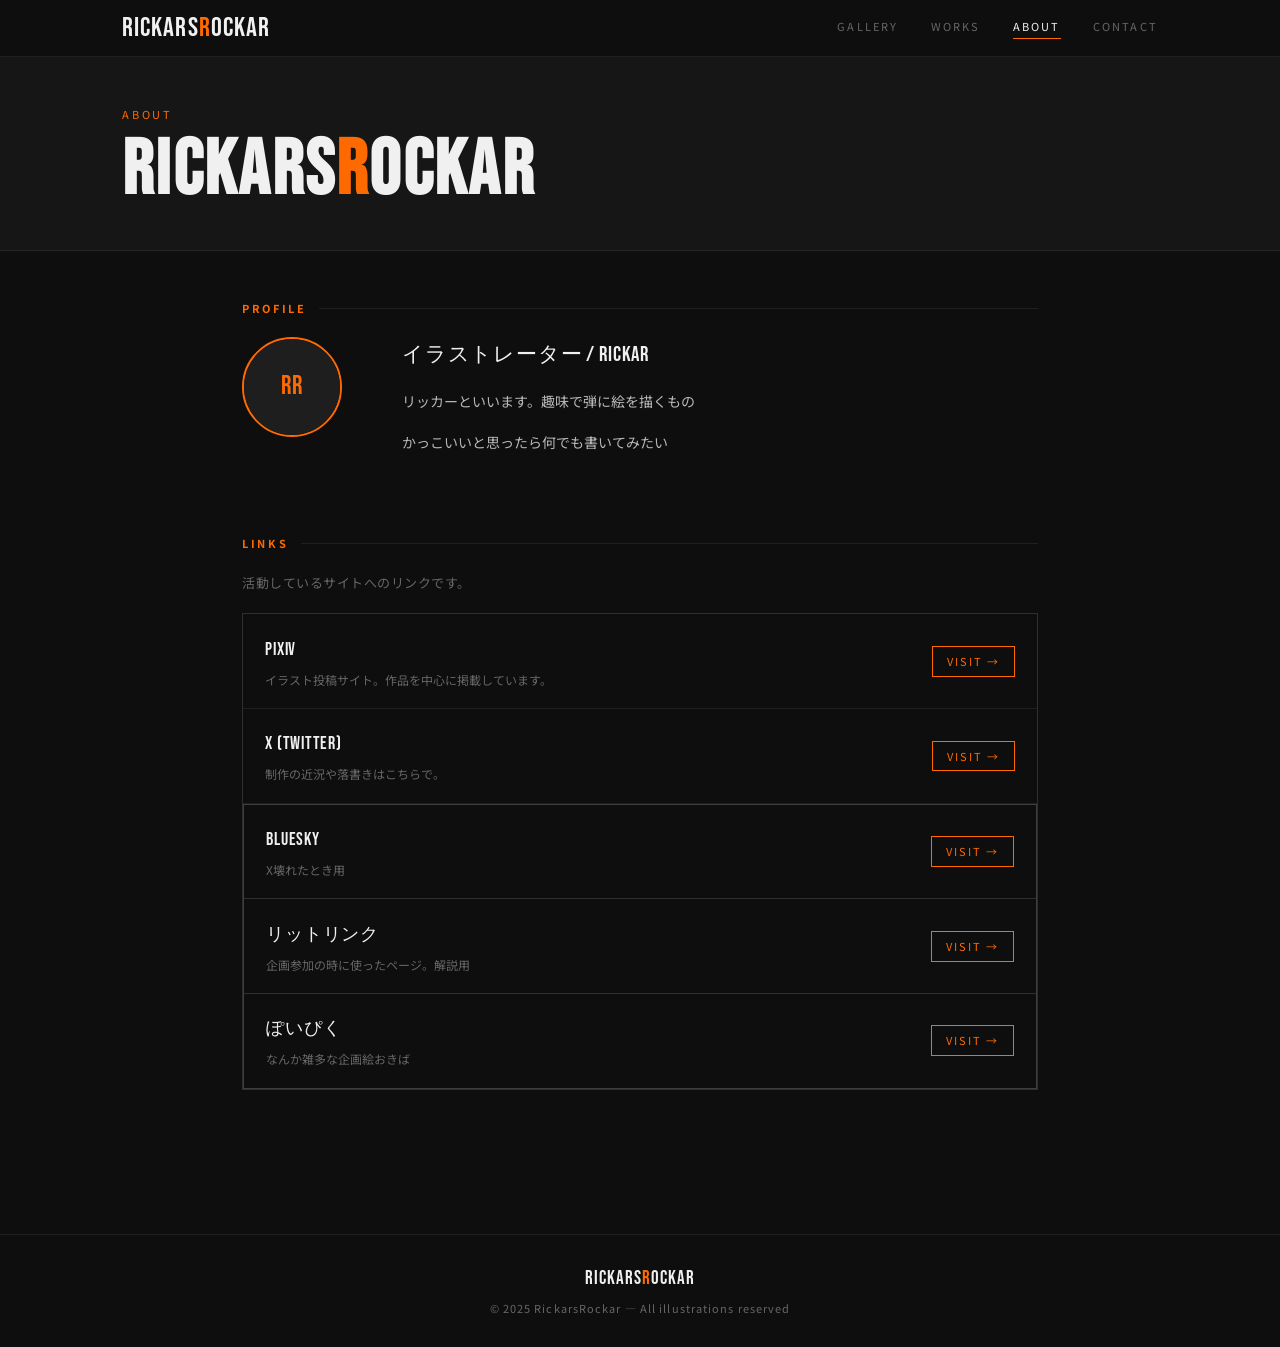
<file: about.html>
<!DOCTYPE html>
<html lang="ja">
<head>
  <meta charset="UTF-8">
  <meta name="viewport" content="width=device-width, initial-scale=1.0">
  <title>About — RickarsRockar</title>
  <meta name="description" content="RickarsRockar について">
  <link rel="stylesheet" href="css/style.css">
  <link rel="stylesheet" href="css/pages.css">
</head>
<body>

  <header>
    <div class="header-inner">
      <a href="index.html" class="logo">RICKARS<span class="ac">R</span>OCKAR</a>
      <nav>
        <a href="index.html">Gallery</a>
        <a href="works.html">Works</a>
        <a href="about.html" class="active">About</a>
        <a href="contact.html">Contact</a>
      </nav>
    </div>
  </header>

  <main class="page-main">

    <!-- ページヘッダー -->
    <div class="page-header">
      <div class="page-header-inner">
        <span class="page-eyebrow">About</span>
        <h1 class="page-title">RICKARS<span class="ac">R</span>OCKAR</h1>
      </div>
    </div>

    <div class="page-wrap">

      <!-- 自己紹介 -->
      <section class="page-section">
        <h2 class="sec-label">Profile</h2>
        <div class="about-profile">
          <div class="about-avatar">
            <!-- プロフィール画像があれば: -->
            <!-- <img src="images/profile.jpg" alt="RickarsRockar"> -->
            <div class="avatar-placeholder">RR</div>
          </div>
          <div class="about-bio">
            <!-- ★ 自己紹介文をここに書いてください ★ -->
            <p class="about-lead">イラストレーター / Rickar</p>
            <div class="about-text">
              <p>リッカーといいます。趣味で弾に絵を描くもの</p>
              <p>かっこいいと思ったら何でも書いてみたい</p>
            </div>
          </div>
        </div>
      </section>

      <!-- リンク集 -->
      <section class="page-section">
        <h2 class="sec-label">Links</h2>
        <p class="links-note">活動しているサイトへのリンクです。</p>

        <!-- =====================================================
             ★ リンクを追加するには、下の <div class="link-item"> を
               コピーして貼り付け、内容を書き換えてください。
               行を追加するごとにリストが伸びます。
             ===================================================== -->
        <div class="links-list">

          <div class="link-item">
            <div class="link-info">
              <span class="link-name">Pixiv</span>
              <span class="link-desc">イラスト投稿サイト。作品を中心に掲載しています。</span>
            </div>
            <a href="https://www.pixiv.net/users/427076" target="_blank" rel="noopener" class="link-btn">
              Visit →
            </a>
          </div>

          <div class="link-item">
            <div class="link-info">
              <span class="link-name">X (Twitter)</span>
              <span class="link-desc">制作の近況や落書きはこちらで。</span>
            </div>
            <a href="https://x.com/namakemono_rc" target="_blank" rel="noopener" class="link-btn">
              Visit →
            </a>
          </div>
<div class="links-list">

          <div class="link-item">
            <div class="link-info">
              <span class="link-name">Bluesky</span>
              <span class="link-desc">X壊れたとき用</span>
            </div>
            <a href="https://bsky.app/profile/rickar-zanji.bsky.social" target="_blank" rel="noopener" class="link-btn">
              Visit →
            </a>
          </div>

                    <div class="link-item">
            <div class="link-info">
              <span class="link-name">リットリンク</span>
              <span class="link-desc">企画参加の時に使ったページ。解説用</span>
            </div>
            <a href="https://lit.link/rickar" target="_blank" rel="noopener" class="link-btn">
              Visit →
            </a>
          </div>

          <div class="link-item">
            <div class="link-info">
              <span class="link-name">ぽいぴく</span>
              <span class="link-desc">なんか雑多な企画絵おきば</span>
            </div>
            <a href="https://poipiku.com/3075455/" target="_blank" rel="noopener" class="link-btn">
              Visit →
            </a>
          </div>

          <!-- ↓ ここにリンクを追加 ↓
          <div class="link-item">
            <div class="link-info">
              <span class="link-name">サイト名</span>
              <span class="link-desc">説明文をここに書く。</span>
            </div>
            <a href="https://..." target="_blank" rel="noopener" class="link-btn">
              Visit →
            </a>
          </div>
          ↑ ここにリンクを追加 ↑ -->

        </div>
      </section>

    </div><!-- /page-wrap -->
  </main>

  <footer>
    <span class="fl">RICKARS<span class="ac">R</span>OCKAR</span>
    <p>© 2025 RickarsRockar — All illustrations reserved</p>
  </footer>

</body>
</html>
</file>
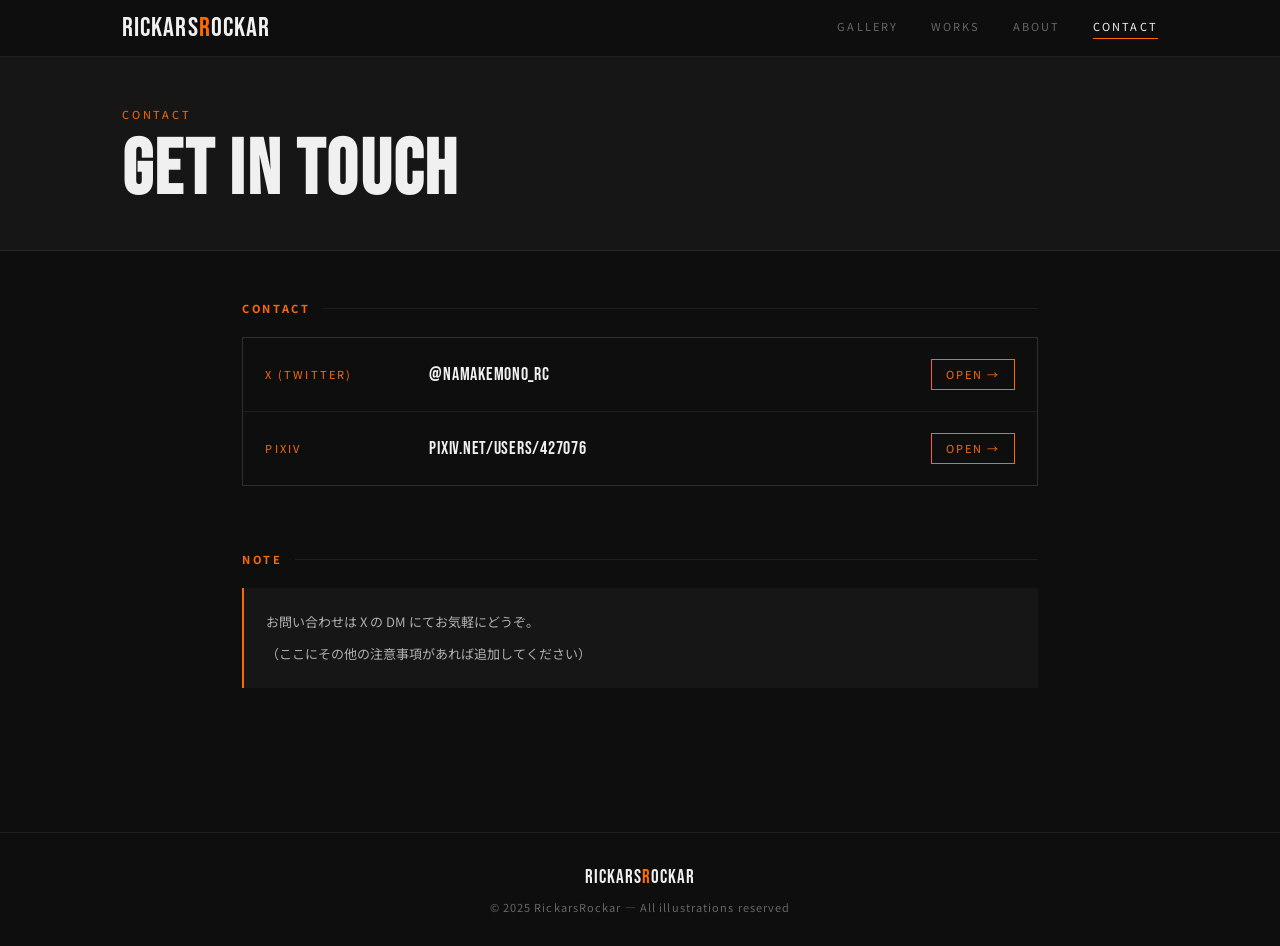
<file: contact.html>
<!DOCTYPE html>
<html lang="ja">
<head>
  <meta charset="UTF-8">
  <meta name="viewport" content="width=device-width, initial-scale=1.0">
  <title>Contact — RickarsRockar</title>
  <meta name="description" content="RickarsRockar への連絡先">
  <link rel="stylesheet" href="css/style.css">
  <link rel="stylesheet" href="css/pages.css">
</head>
<body>

  <header>
    <div class="header-inner">
      <a href="index.html" class="logo">RICKARS<span class="ac">R</span>OCKAR</a>
      <nav>
        <a href="index.html">Gallery</a>
        <a href="works.html">Works</a>
        <a href="about.html">About</a>
        <a href="contact.html" class="active">Contact</a>
      </nav>
    </div>
  </header>

  <main class="page-main">

    <div class="page-header">
      <div class="page-header-inner">
        <span class="page-eyebrow">Contact</span>
        <h1 class="page-title">GET IN TOUCH</h1>
      </div>
    </div>

    <div class="page-wrap">

      <section class="page-section">
        <h2 class="sec-label">Contact</h2>

        <!-- =====================================================
             ★ 連絡先を追加・編集する場合は下の .contact-item を
               コピーして内容を書き換えてください。
             ===================================================== -->
        <div class="contact-list">

          <div class="contact-item">
            <span class="contact-label">X (Twitter)</span>
            <div class="contact-body">
              <span class="contact-handle">@namakemono_rc</span>
              <a href="https://x.com/namakemono_rc" target="_blank" rel="noopener" class="link-btn">
                Open →
              </a>
            </div>
          </div>

          <div class="contact-item">
            <span class="contact-label">Pixiv</span>
            <div class="contact-body">
              <span class="contact-handle">pixiv.net/users/427076</span>
              <a href="https://www.pixiv.net/users/427076" target="_blank" rel="noopener" class="link-btn">
                Open →
              </a>
            </div>
          </div>

          <!-- ↓ メールアドレスを追加する場合（コメント解除して使う）
          <div class="contact-item">
            <span class="contact-label">Mail</span>
            <div class="contact-body">
              <span class="contact-handle">your@email.com</span>
              <a href="mailto:your@email.com" class="link-btn">Mail →</a>
            </div>
          </div>
          ↑ -->

        </div>
      </section>

      <section class="page-section">
        <h2 class="sec-label">Note</h2>
        <div class="contact-note">
          <!-- ★ お問い合わせに関する注意書きをここに書いてください ★ -->
          <p>お問い合わせは X の DM にてお気軽にどうぞ。</p>
          <p>（ここにその他の注意事項があれば追加してください）</p>
        </div>
      </section>

    </div>
  </main>

  <footer>
    <span class="fl">RICKARS<span class="ac">R</span>OCKAR</span>
    <p>© 2025 RickarsRockar — All illustrations reserved</p>
  </footer>

</body>
</html>
</file>
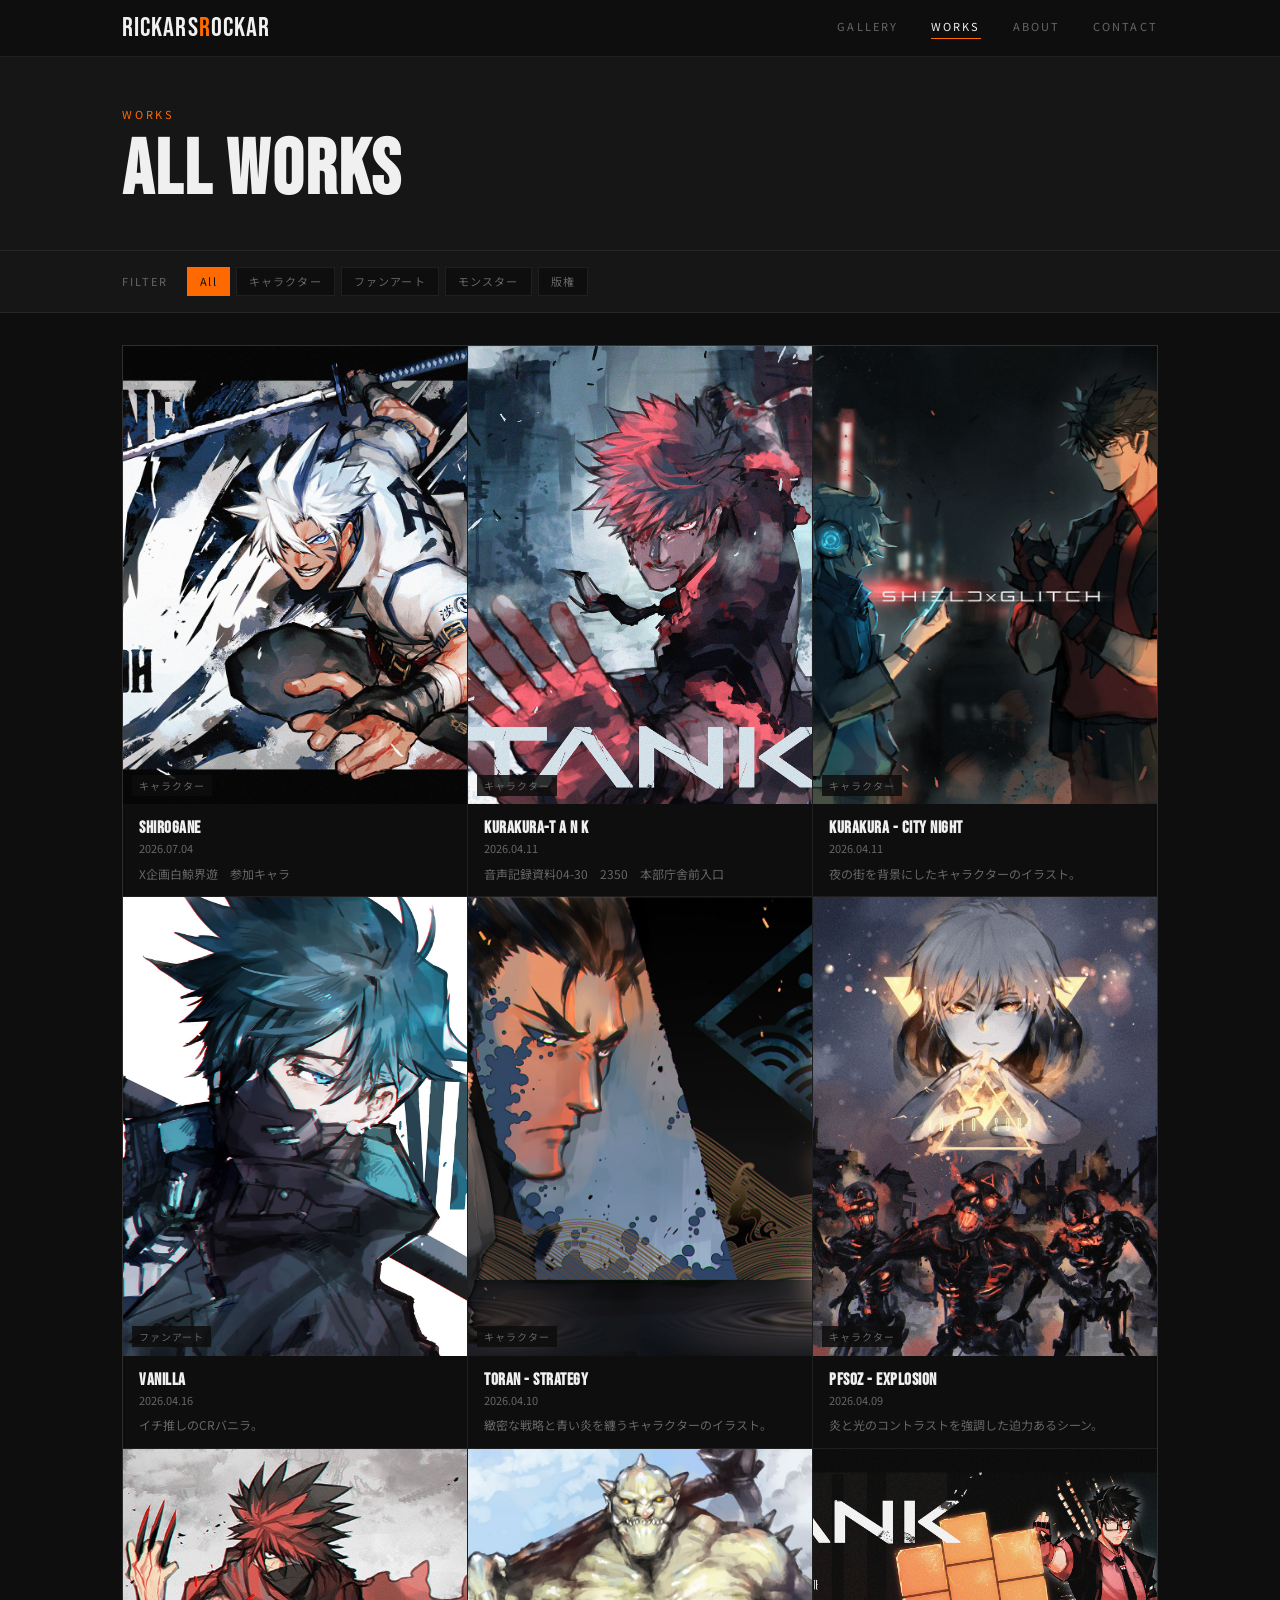
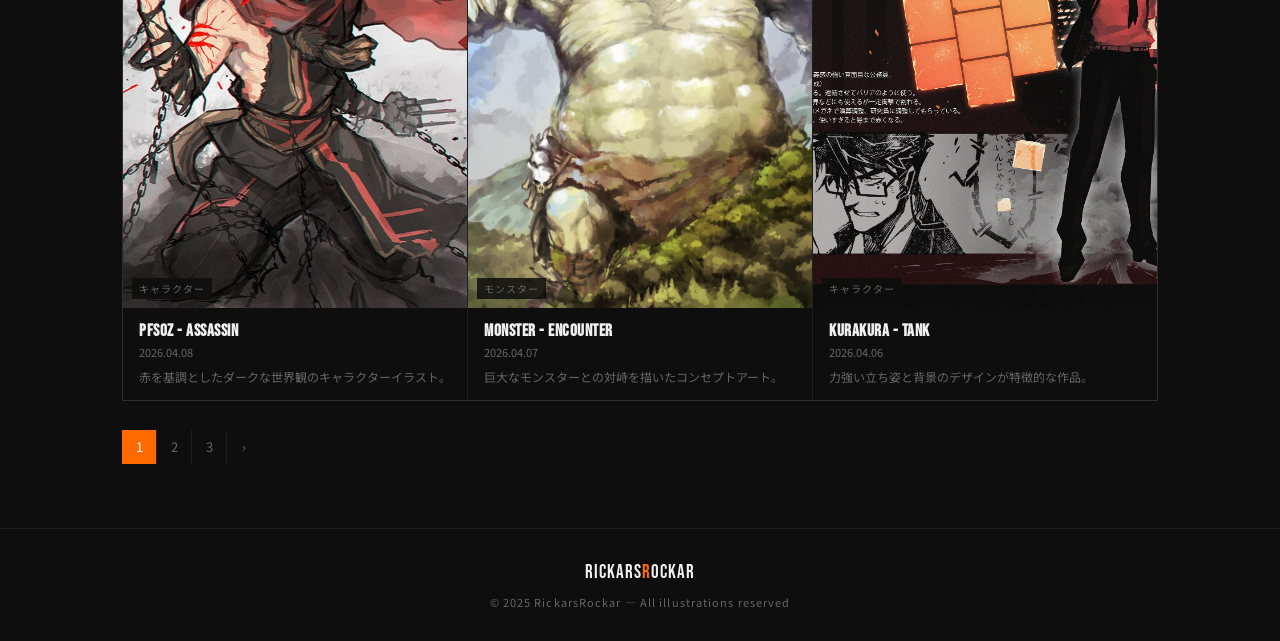
<file: works.html>
<!DOCTYPE html>
<html lang="ja">
<head>
  <meta charset="UTF-8">
  <meta name="viewport" content="width=device-width, initial-scale=1.0">
  <title>Works — RickarsRockar</title>
  <meta name="description" content="RickarsRockar の全作品一覧">
  <link rel="stylesheet" href="css/style.css">
  <link rel="stylesheet" href="css/pages.css">
</head>
<body>

  <header>
    <div class="header-inner">
      <a href="index.html" class="logo">RICKARS<span class="ac">R</span>OCKAR</a>
      <nav>
        <a href="index.html">Gallery</a>
        <a href="works.html" class="active">Works</a>
        <a href="about.html">About</a>
        <a href="contact.html">Contact</a>
      </nav>
    </div>
  </header>

  <main class="page-main">

    <div class="page-header">
      <div class="page-header-inner">
        <span class="page-eyebrow">Works</span>
        <h1 class="page-title">ALL WORKS</h1>
      </div>
    </div>

    <!-- タグフィルター -->
    <div class="works-filter-bar">
      <div class="works-filter-inner">
        <span class="filter-label">Filter</span>
        <div class="filter-tags" id="filter-tags">
          <!-- JS で生成 -->
        </div>
      </div>
    </div>

    <div class="works-wrap">
      <div class="works-grid" id="works-grid">
        <!-- JS で生成 -->
      </div>
      <div class="pgn" id="pgn"></div>
    </div>

  </main>

  <footer>
    <span class="fl">RICKARS<span class="ac">R</span>OCKAR</span>
    <p>© 2025 RickarsRockar — All illustrations reserved</p>
  </footer>

  <script src="js/posts.js"></script>
  <script>
    const PER_PAGE = 9;
    let currentTag  = null;
    let currentPage = 1;

    function getParams() {
      const p = new URLSearchParams(location.search);
      currentTag  = p.get('tag')  || null;
      currentPage = parseInt(p.get('page') || '1');
    }

    function renderFilterTags() {
      const tags = ['All', ...new Set(POSTS.map(p => p.tag))];
      document.getElementById('filter-tags').innerHTML = tags.map(t => {
        const isAll = t === 'All';
        const active = (isAll && !currentTag) || t === currentTag;
        const href = isAll ? 'works.html' : `works.html?tag=${encodeURIComponent(t)}`;
        return `<a href="${href}" class="filter-tag${active ? ' active' : ''}">${t}</a>`;
      }).join('');
    }

    function renderWorks() {
      let posts = currentTag ? POSTS.filter(p => p.tag === currentTag) : POSTS;
      const total = Math.ceil(posts.length / PER_PAGE);
      const sliced = posts.slice((currentPage - 1) * PER_PAGE, currentPage * PER_PAGE);

      document.getElementById('works-grid').innerHTML = sliced.map(p => `
        <a href="post.html?id=${p.id}" class="card">
          <div class="card-thumb">
            <img src="${p.image}" alt="${p.title}"
              onerror="this.style.display='none'; this.parentNode.classList.add('no-img-placeholder')">
            <span class="ctag">${p.tag}</span>
          </div>
          <div class="card-body">
            <h3>${p.title}</h3>
            <span class="dt">${p.date}</span>
            <p class="ex">${p.excerpt}</p>
          </div>
        </a>`).join('');

      // ページネーション
      if (total <= 1) {
        document.getElementById('pgn').innerHTML = '';
        return;
      }
      const tagQ = currentTag ? `&tag=${encodeURIComponent(currentTag)}` : '';
      let pg = '';
      for (let i = 1; i <= total; i++) {
        pg += `<a href="works.html?page=${i}${tagQ}" class="pg${i === currentPage ? ' active' : ''}">${i}</a>`;
      }
      if (currentPage < total) {
        pg += `<a href="works.html?page=${currentPage + 1}${tagQ}" class="pg">›</a>`;
      }
      document.getElementById('pgn').innerHTML = pg;
    }

    getParams();
    renderFilterTags();
    renderWorks();
  </script>

</body>
</html>
</file>
<file: css/style.css>
@import url('https://fonts.googleapis.com/css2?family=Bebas+Neue&family=Noto+Sans+JP:wght@400;700&display=swap');

*, *::before, *::after { box-sizing: border-box; margin: 0; padding: 0; }

:root {
  --bg:    #0e0e0e;
  --sf:    #161616;
  --sf2:   #1e1e1e;
  --bd:    rgba(255,255,255,0.07);
  --or:    #ff6a00;
  --wh:    #f0f0f0;
  --mu:    #666;
  --ft:    'Bebas Neue', sans-serif;
  --fb:    'Noto Sans JP', sans-serif;
}

body {
  background: var(--bg);
  color: var(--wh);
  font-family: var(--fb);
  font-size: 14px;
  line-height: 1.7;
}

/* ─── HEADER ─── */
header {
  border-bottom: 1px solid var(--bd);
  position: sticky;
  top: 0;
  background: var(--bg);
  z-index: 100;
}
.header-inner {
  max-width: 1100px;
  margin: 0 auto;
  padding: 0 2rem;
  height: 56px;
  display: flex;
  align-items: center;
  justify-content: space-between;
}
.logo {
  font-family: var(--ft);
  font-size: 1.7rem;
  letter-spacing: .04em;
  color: var(--wh);
  text-decoration: none;
}
.logo .ac { color: var(--or); }

nav { display: flex; gap: 2rem; }
nav a {
  font-size: 11px;
  letter-spacing: .2em;
  text-transform: uppercase;
  color: var(--mu);
  text-decoration: none;
  position: relative;
  padding-bottom: 4px;
  transition: color .2s;
}
nav a:hover { color: var(--wh); }
nav a.active { color: var(--wh); }
nav a.active::after {
  content: '';
  position: absolute;
  bottom: 0; left: 0; right: 0;
  height: 1px;
  background: var(--or);
}

/* ─── SHARED LAYOUT ─── */
.wrap {
  max-width: 1100px;
  margin: 0 auto;
  padding: 2.5rem 2rem 4rem;
  display: grid;
  grid-template-columns: 1fr 240px;
  gap: 3rem;
}

.sec-label {
  font-size: 11px;
  letter-spacing: .24em;
  text-transform: uppercase;
  color: var(--or);
  margin-bottom: 1.2rem;
  display: flex;
  align-items: center;
  gap: .8rem;
}
.sec-label::after { content: ''; flex: 1; height: 1px; background: var(--bd); }

/* ─── SIDEBAR ─── */
aside {}
.side-sec { margin-bottom: 2.2rem; }
.side-sec h4 {
  font-size: 11px;
  letter-spacing: .2em;
  text-transform: uppercase;
  color: var(--or);
  border-bottom: 1px solid var(--bd);
  padding-bottom: .4rem;
  margin-bottom: .9rem;
}
.prof { text-align: center; }
.prof-ico {
  width: 60px; height: 60px;
  border-radius: 50%;
  background: var(--sf2);
  border: 2px solid var(--or);
  margin: 0 auto .7rem;
  display: flex; align-items: center; justify-content: center;
  overflow: hidden;
}
.prof-ico img { width: 100%; height: 100%; object-fit: cover; }
.prof-ico span { font-size: 1.5rem; }
.prof-name {
  font-family: var(--ft);
  font-size: 1.2rem;
  letter-spacing: .05em;
  display: block;
  margin-bottom: .2rem;
}
.prof-bio { font-size: 11px; color: var(--mu); line-height: 1.7; }
.soc { display: flex; justify-content: center; gap: .4rem; margin-top: .6rem; }
.soc a {
  font-size: 10px;
  letter-spacing: .13em;
  text-transform: uppercase;
  color: var(--mu);
  text-decoration: none;
  border: 1px solid var(--bd);
  padding: 2px 9px;
  transition: all .2s;
}
.soc a:hover { border-color: var(--or); color: var(--or); }

.tc { display: flex; flex-wrap: wrap; gap: .3rem; }
.ct {
  font-size: 11px;
  padding: 3px 9px;
  background: var(--sf);
  color: var(--mu);
  text-decoration: none;
  display: inline-block;
  transition: all .2s;
}
.ct:hover { background: var(--or); color: #fff; }

.arc { list-style: none; }
.arc li {
  display: flex;
  justify-content: space-between;
  padding: .38rem 0;
  font-size: 12px;
  border-bottom: 1px solid var(--bd);
  color: var(--mu);
  transition: color .2s;
}
.arc li a { color: inherit; text-decoration: none; display: flex; justify-content: space-between; width: 100%; }
.arc li a:hover { color: var(--wh); }
.arc .n { color: var(--or); font-size: 11px; }

.rmini { display: flex; flex-direction: column; gap: .65rem; }
.rmi {
  display: flex; gap: .65rem;
  text-decoration: none; color: inherit;
  transition: opacity .2s;
}
.rmi:hover { opacity: .7; }
.rmi-th { width: 50px; height: 62px; flex-shrink: 0; background: var(--sf2); overflow: hidden; }
.rmi-th img { width: 100%; height: 100%; object-fit: cover; display: block; }
.rmi-info { display: flex; flex-direction: column; justify-content: center; gap: .15rem; }
.rmi-t { font-family: var(--ft); font-size: .9rem; letter-spacing: .03em; display: block; line-height: 1.2; }
.rmi-d { font-size: 11px; color: var(--mu); }

/* ─── PAGINATION ─── */
.pgn { display: flex; gap: 1px; background: var(--bd); width: fit-content; margin-top: 1.8rem; }
.pg {
  width: 34px; height: 34px;
  background: var(--bg); border: none;
  color: var(--mu); font-size: 13px;
  cursor: pointer; font-family: var(--fb);
  transition: all .2s;
  text-decoration: none;
  display: flex; align-items: center; justify-content: center;
}
.pg:hover { background: var(--sf2); color: var(--wh); }
.pg.active { background: var(--or); color: #fff; }

/* ─── FOOTER ─── */
footer {
  border-top: 1px solid var(--bd);
  padding: 1.8rem 2rem;
  text-align: center;
}
.fl { font-family: var(--ft); font-size: 1.2rem; letter-spacing: .05em; display: block; margin-bottom: .2rem; }
.fl .ac { color: var(--or); }
footer p { font-size: 11px; color: var(--mu); letter-spacing: .1em; }

/* ─── UTILITY ─── */
.badge {
  display: inline-block;
  font-size: 10px; letter-spacing: .2em; text-transform: uppercase;
  color: var(--or); border: 1px solid var(--or);
  padding: 2px 10px; margin-bottom: .9rem;
}
.btn-more {
  display: inline-flex; align-items: center; gap: .5rem;
  font-size: 11px; letter-spacing: .2em; text-transform: uppercase;
  color: var(--or); text-decoration: none;
  padding-bottom: 3px; border-bottom: 1px solid var(--or);
  transition: opacity .2s;
}
.btn-more:hover { opacity: .7; }

/* ─── INDEX: HERO ─── */
.hero {
  position: relative;
  height: 500px;
  overflow: hidden;
  background: var(--sf2);
  border-bottom: 1px solid var(--bd);
}
.hero-img {
  position: absolute;
  inset: 0;
  width: 100%; height: 100%;
  object-fit: cover;
  object-position: center 30%;
  display: block;
}
.hero-ov {
  position: absolute;
  inset: 0;
  background: linear-gradient(
    90deg,
    rgba(14,14,14,.93) 0%,
    rgba(14,14,14,.65) 45%,
    rgba(14,14,14,.1)  100%
  );
}
.hero-txt {
  position: absolute;
  inset: 0;
  display: flex;
  align-items: flex-end;
  padding: 0 2rem 2.8rem;
}
.hero-inner { max-width: 540px; }
.hero-title {
  font-family: var(--ft);
  font-size: clamp(2.8rem, 6vw, 5rem);
  letter-spacing: .02em;
  line-height: 1;
  color: var(--wh);
  margin-bottom: .65rem;
}
.hero-excerpt {
  font-size: 13px;
  color: rgba(240,240,240,.65);
  line-height: 1.85;
  margin-bottom: 1.2rem;
  max-width: 360px;
}

/* ─── INDEX: GRID ─── */
.grid {
  display: grid;
  grid-template-columns: repeat(3, 1fr);
  gap: 1px;
  background: var(--bd);
  border: 1px solid var(--bd);
  margin-bottom: .5rem;
}
.card {
  background: var(--bg);
  display: block;
  text-decoration: none;
  color: inherit;
  overflow: hidden;
  transition: background .2s;
}
.card:hover { background: var(--sf); }
.card-thumb {
  aspect-ratio: 3/4;
  overflow: hidden;
  background: var(--sf2);
  position: relative;
}
.card-thumb img {
  width: 100%; height: 100%;
  object-fit: cover; display: block;
  transition: transform .4s ease;
}
.card:hover .card-thumb img { transform: scale(1.04); }
.card-thumb.no-img-placeholder {
  display: flex; align-items: center; justify-content: center;
}
.card-thumb.no-img-placeholder::after {
  content: 'NO IMAGE';
  font-family: var(--ft); font-size: .85rem;
  letter-spacing: .2em; color: rgba(255,255,255,.1);
}
.ctag {
  position: absolute;
  bottom: .55rem; left: .55rem;
  font-size: 10px; letter-spacing: .1em;
  background: rgba(14,14,14,.85);
  color: var(--mu); padding: 2px 7px;
}
.card-body { padding: .85rem 1rem; }
.card-body h3 {
  font-family: var(--ft);
  font-size: 1.08rem; letter-spacing: .03em;
  color: var(--wh); margin-bottom: .15rem; line-height: 1.1;
}
.card-body .dt { font-size: 11px; color: var(--mu); display: block; margin-bottom: .35rem; }
.card-body .ex { font-size: 12px; color: var(--mu); line-height: 1.6; }

/* ─── DETAIL: パンくずバー ─── */
.post-breadcrumb-bar {
  background: var(--sf);
  border-bottom: 1px solid var(--bd);
  padding: .65rem 2rem;
}
.post-breadcrumb-bar .breadcrumb {
  max-width: 1100px;
  margin: 0 auto;
}

/* ─── DETAIL: メインイラスト表示エリア ─── */
.post-image-stage {
  background: #000;
  border-bottom: 1px solid var(--bd);
  display: flex;
  justify-content: center;
  align-items: flex-start;
  padding: 2rem 2rem;
}
.post-image-wrap {
  max-width: 1000px;
  width: 100%;
  position: relative;
}
.post-main-img {
  width: 100%;
  height: auto;           /* 縦横比そのまま表示 */
  display: block;
  object-fit: contain;
}
.post-image-wrap.img-error {
  min-height: 240px;
  background: var(--sf2);
  display: flex;
  align-items: center;
  justify-content: center;
}
.post-image-wrap.img-error::after {
  content: 'NO IMAGE';
  font-family: var(--ft);
  font-size: 1rem;
  letter-spacing: .2em;
  color: var(--bd);
}

/* ─── DETAIL: CONTENT ─── */
.breadcrumb {
  display: flex; align-items: center; gap: .5rem;
  font-size: 11px; color: var(--mu);
  letter-spacing: .1em; margin-bottom: 0;
}
.post-breadcrumb-bar .breadcrumb { margin-bottom: 0; }
.breadcrumb a { color: var(--mu); text-decoration: none; transition: color .2s; }
.breadcrumb a:hover { color: var(--or); }
.breadcrumb span { color: rgba(255,255,255,.3); }

.post-meta { display: flex; align-items: center; gap: .8rem; margin-bottom: .65rem; }
.ptag {
  font-size: 10px; letter-spacing: .2em; text-transform: uppercase;
  color: var(--or); border: 1px solid var(--or); padding: 2px 9px;
}
.pdate { font-size: 11px; color: var(--mu); letter-spacing: .1em; }

.post-title {
  font-family: var(--ft);
  font-size: clamp(2.4rem, 5vw, 4rem);
  letter-spacing: .03em; line-height: 1;
  color: var(--wh); margin-bottom: 1.8rem;
}

.post-body {
  border-top: 1px solid var(--bd);
  padding-top: 1.8rem;
  margin-bottom: 3rem;
  max-width: 660px;
}
.post-body p {
  font-size: 14px; line-height: 1.95;
  color: rgba(240,240,240,.8); margin-bottom: 1.1rem;
}
.post-body h3 {
  font-family: var(--ft);
  font-size: 1.35rem; letter-spacing: .05em;
  color: var(--wh); margin: 1.8rem 0 .65rem;
  padding-left: .7rem;
  border-left: 2px solid var(--or);
  border-radius: 0;
}
.post-body h4 {
  font-size: 13px; font-weight: 700;
  letter-spacing: .12em; text-transform: uppercase;
  color: var(--or); margin: 1.5rem 0 .5rem;
}
.post-body ul, .post-body ol {
  padding-left: 1.5rem; margin-bottom: 1.1rem;
  color: rgba(240,240,240,.75);
}
.post-body li { margin-bottom: .35rem; font-size: 14px; line-height: 1.8; }
.post-body img {
  width: 100%; height: auto; display: block;
  margin: 1.5rem 0; border: 1px solid var(--bd);
}
.post-body blockquote {
  border-left: 2px solid var(--or); border-radius: 0;
  padding: .5rem 1rem; margin: 1.5rem 0;
  color: var(--mu); font-style: italic;
}
.post-body a { color: var(--or); text-decoration: underline; text-underline-offset: 3px; }

/* ─── DETAIL: POST NAV ─── */
.post-nav {
  display: grid;
  grid-template-columns: 1fr auto 1fr;
  align-items: center; gap: 1rem;
  border-top: 1px solid var(--bd);
  padding-top: 1.8rem;
}
.pnav-prev { text-align: left; }
.pnav-next { text-align: right; }
.pnav-link { text-decoration: none; color: inherit; display: inline-flex; flex-direction: column; gap: .15rem; transition: opacity .2s; }
.pnav-link:hover { opacity: .7; }
.nav-lbl { font-size: 10px; letter-spacing: .18em; text-transform: uppercase; color: var(--or); }
.nav-ttl { font-family: var(--ft); font-size: .95rem; letter-spacing: .03em; }
.pnav-home {
  font-size: 11px; letter-spacing: .18em; text-transform: uppercase;
  color: var(--mu); text-decoration: none;
  border: 1px solid var(--bd); padding: 5px 14px;
  transition: all .2s; white-space: nowrap;
}
.pnav-home:hover { border-color: var(--or); color: var(--or); }

/* ─── RESPONSIVE ─── */
@media (max-width: 768px) {
  .wrap { grid-template-columns: 1fr; gap: 2rem; }
  .grid { grid-template-columns: repeat(2, 1fr); }
  .hero { height: 360px; }
  .hero-title { font-size: 2.4rem; }
  .post-image-stage { padding: 1rem; }
  .post-nav { grid-template-columns: 1fr; gap: .8rem; }
  .pnav-next { text-align: left; }
}
@media (max-width: 480px) {
  .grid { grid-template-columns: 1fr; }
}
</file>
<file: css/pages.css>
/* =============================================
   RickarsRockar — pages.css
   About / Contact / Works 専用スタイル
   ============================================= */

/* ─── ページ共通ヘッダー ─── */
.page-header {
  border-bottom: 1px solid var(--bd);
  background: var(--sf);
}
.page-header-inner {
  max-width: 1100px;
  margin: 0 auto;
  padding: 3rem 2rem 2.5rem;
}
.page-eyebrow {
  display: block;
  font-size: 11px;
  letter-spacing: .25em;
  text-transform: uppercase;
  color: var(--or);
  margin-bottom: .6rem;
}
.page-title {
  font-family: var(--ft);
  font-size: clamp(2.5rem, 6vw, 5rem);
  letter-spacing: .03em;
  line-height: 1;
  color: var(--wh);
}
.page-title .ac { color: var(--or); }

/* ─── ページ本体ラッパー ─── */
.page-wrap {
  max-width: 860px;
  margin: 0 auto;
  padding: 3rem 2rem 5rem;
}

/* ─── セクション ─── */
.page-section {
  margin-bottom: 4rem;
}

/* ─── ABOUT: プロフィール ─── */
.about-profile {
  display: grid;
  grid-template-columns: 120px 1fr;
  gap: 2.5rem;
  align-items: start;
  margin-bottom: 1rem;
}
.about-avatar {
  width: 100px;
  height: 100px;
  border-radius: 50%;
  border: 2px solid var(--or);
  overflow: hidden;
  flex-shrink: 0;
}
.about-avatar img { width: 100%; height: 100%; object-fit: cover; display: block; }
.avatar-placeholder {
  width: 100%;
  height: 100%;
  background: var(--sf2);
  display: flex;
  align-items: center;
  justify-content: center;
  font-family: var(--ft);
  font-size: 1.6rem;
  letter-spacing: .05em;
  color: var(--or);
}
.about-lead {
  font-family: var(--ft);
  font-size: 1.3rem;
  letter-spacing: .04em;
  color: var(--wh);
  margin-bottom: 1rem;
}
.about-text p {
  font-size: 14px;
  line-height: 1.9;
  color: rgba(240,240,240,.75);
  margin-bottom: .9rem;
}

/* ─── ABOUT: リンク集 ─── */
.links-note {
  font-size: 13px;
  color: var(--mu);
  margin-bottom: 1.2rem;
  letter-spacing: .04em;
}
.links-list {
  display: flex;
  flex-direction: column;
  gap: 1px;
  background: var(--bd);
  border: 1px solid var(--bd);
}
.link-item {
  background: var(--bg);
  display: flex;
  align-items: center;
  justify-content: space-between;
  gap: 1.5rem;
  padding: 1.2rem 1.4rem;
  transition: background .2s;
}
.link-item:hover { background: var(--sf); }
.link-info {
  display: flex;
  flex-direction: column;
  gap: .3rem;
  min-width: 0;
}
.link-name {
  font-family: var(--ft);
  font-size: 1.15rem;
  letter-spacing: .04em;
  color: var(--wh);
}
.link-desc {
  font-size: 12px;
  color: var(--mu);
  line-height: 1.6;
}
.link-btn {
  flex-shrink: 0;
  font-size: 11px;
  letter-spacing: .18em;
  text-transform: uppercase;
  color: var(--or);
  text-decoration: none;
  border: 1px solid var(--or);
  padding: 5px 14px;
  white-space: nowrap;
  transition: all .2s;
}
.link-btn:hover {
  background: var(--or);
  color: var(--bg);
}

/* ─── CONTACT ─── */
.contact-list {
  display: flex;
  flex-direction: column;
  gap: 1px;
  background: var(--bd);
  border: 1px solid var(--bd);
  margin-bottom: 0;
}
.contact-item {
  background: var(--bg);
  display: grid;
  grid-template-columns: 140px 1fr;
  align-items: center;
  gap: 1.5rem;
  padding: 1.3rem 1.4rem;
  transition: background .2s;
}
.contact-item:hover { background: var(--sf); }
.contact-label {
  font-size: 11px;
  letter-spacing: .2em;
  text-transform: uppercase;
  color: var(--or);
  flex-shrink: 0;
}
.contact-body {
  display: flex;
  align-items: center;
  justify-content: space-between;
  gap: 1rem;
}
.contact-handle {
  font-family: var(--ft);
  font-size: 1.15rem;
  letter-spacing: .04em;
  color: var(--wh);
}
.contact-note {
  padding: 1.4rem;
  background: var(--sf);
  border-left: 2px solid var(--or);
  border-radius: 0;
}
.contact-note p {
  font-size: 13px;
  color: rgba(240,240,240,.7);
  line-height: 1.85;
  margin-bottom: .5rem;
}
.contact-note p:last-child { margin-bottom: 0; }

/* ─── WORKS: フィルターバー ─── */
.works-filter-bar {
  border-bottom: 1px solid var(--bd);
  background: var(--sf);
}
.works-filter-inner {
  max-width: 1100px;
  margin: 0 auto;
  padding: 1rem 2rem;
  display: flex;
  align-items: center;
  gap: 1.2rem;
}
.filter-label {
  font-size: 11px;
  letter-spacing: .2em;
  text-transform: uppercase;
  color: var(--mu);
  flex-shrink: 0;
}
.filter-tags {
  display: flex;
  flex-wrap: wrap;
  gap: .4rem;
}
.filter-tag {
  font-size: 11px;
  letter-spacing: .1em;
  padding: 4px 12px;
  background: var(--bg);
  color: var(--mu);
  text-decoration: none;
  border: 1px solid var(--bd);
  transition: all .2s;
}
.filter-tag:hover { border-color: var(--or); color: var(--wh); }
.filter-tag.active { background: var(--or); color: var(--bg); border-color: var(--or); }

/* ─── WORKS: グリッド ─── */
.works-wrap {
  max-width: 1100px;
  margin: 0 auto;
  padding: 2rem 2rem 4rem;
}
.works-grid {
  display: grid;
  grid-template-columns: repeat(3, 1fr);
  gap: 1px;
  background: var(--bd);
  border: 1px solid var(--bd);
  margin-bottom: .5rem;
}

/* ─── RESPONSIVE ─── */
@media (max-width: 768px) {
  .about-profile { grid-template-columns: 1fr; gap: 1.5rem; }
  .about-avatar { margin: 0 auto; }
  .contact-item { grid-template-columns: 1fr; gap: .5rem; }
  .works-grid { grid-template-columns: repeat(2, 1fr); }
  .page-wrap { padding: 2rem 1.5rem 4rem; }
}
@media (max-width: 480px) {
  .works-grid { grid-template-columns: 1fr; }
  .link-item { flex-direction: column; align-items: flex-start; }
  .contact-body { flex-direction: column; align-items: flex-start; }
}
</file>
